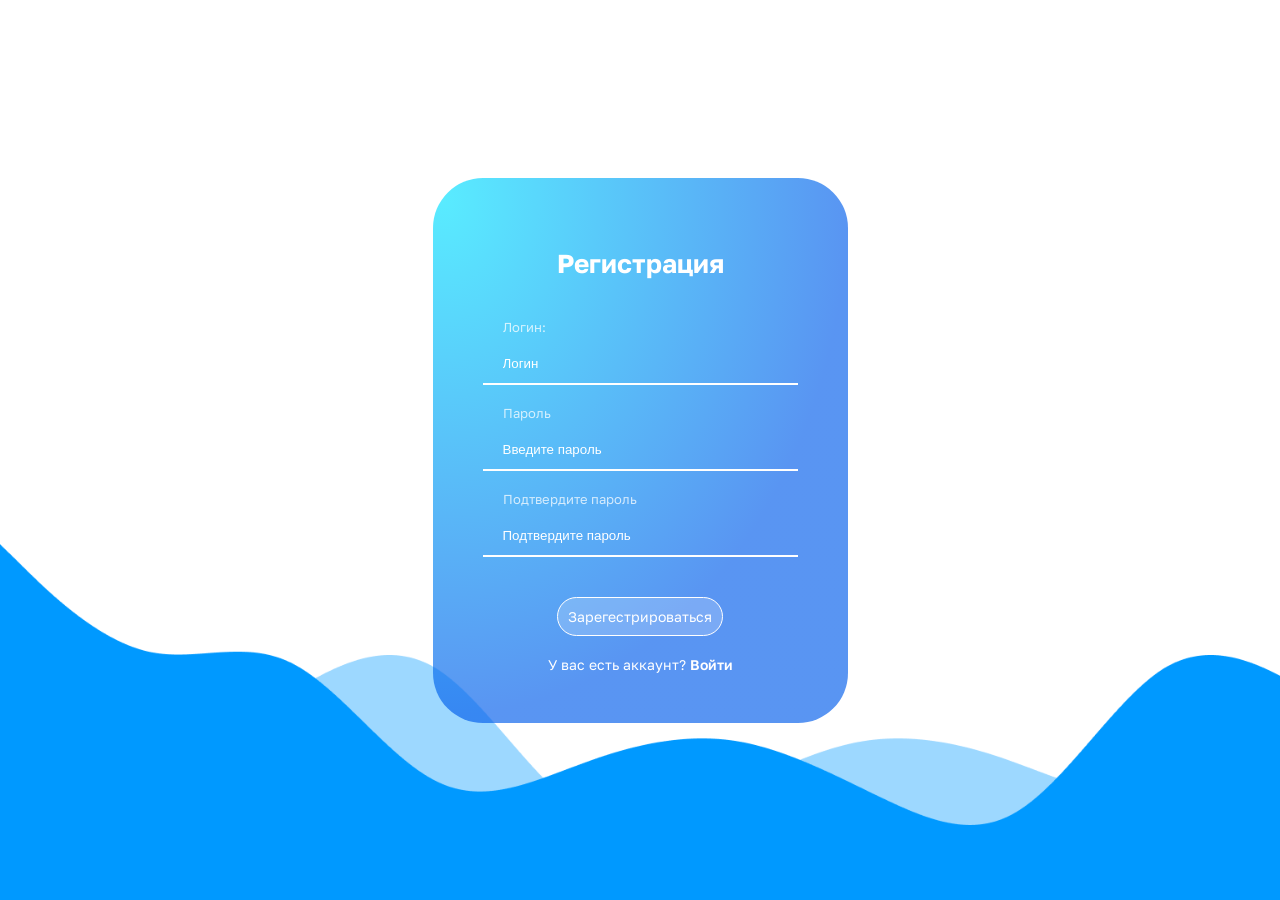
<file: index.html>
<!DOCTYPE html>
<html lang="en">
<head>
    <meta charset="UTF-8">
    <meta http-equiv="X-UA-Compatible" content="IE=edge">
    <meta name="viewport" content="width=device-width, initial-scale=1.0">
    <title>Document</title>
    <link rel="stylesheet" href="style.css">
    <link href="https://fonts.googleapis.com/css2?family=Climate+Crisis&family=Golos+Text:wght@500&family=Roboto&display=swap" rel="stylesheet">
</head>
<body>
    <div class="main bg-reg">
        <div class="main-container">
            <div class="register">
                <div class="register-container">
                    <h1>Регистрация</h1>
                    <form action="" >
                        <div class="txt">Логин:</div>
                        <input type="text" placeholder="Логин" class="auth_input">
                        <br><div class="txt">Пароль</div>
                        <input type="password" placeholder="Введите пароль" class="auth_input">
                        <br><div class="txt">Подтвердите пароль</div>
                        <input type="password" placeholder="Подтвердите пароль" class="auth_input">
                    </form>
                    <div class="buttons">
                        <div class="buttons-btn">
                            <a href="choice.html">Зарегестрироваться</a>
                        </div>
                        <br>
                        <div class="button-txt">
                            <div>У вас есть аккаунт? <a href="login.html">Войти</a></div> 
                        </div>
                    </div>
                </div>
            </div>
        </div>
    </div>
</body>
</html>
</file>
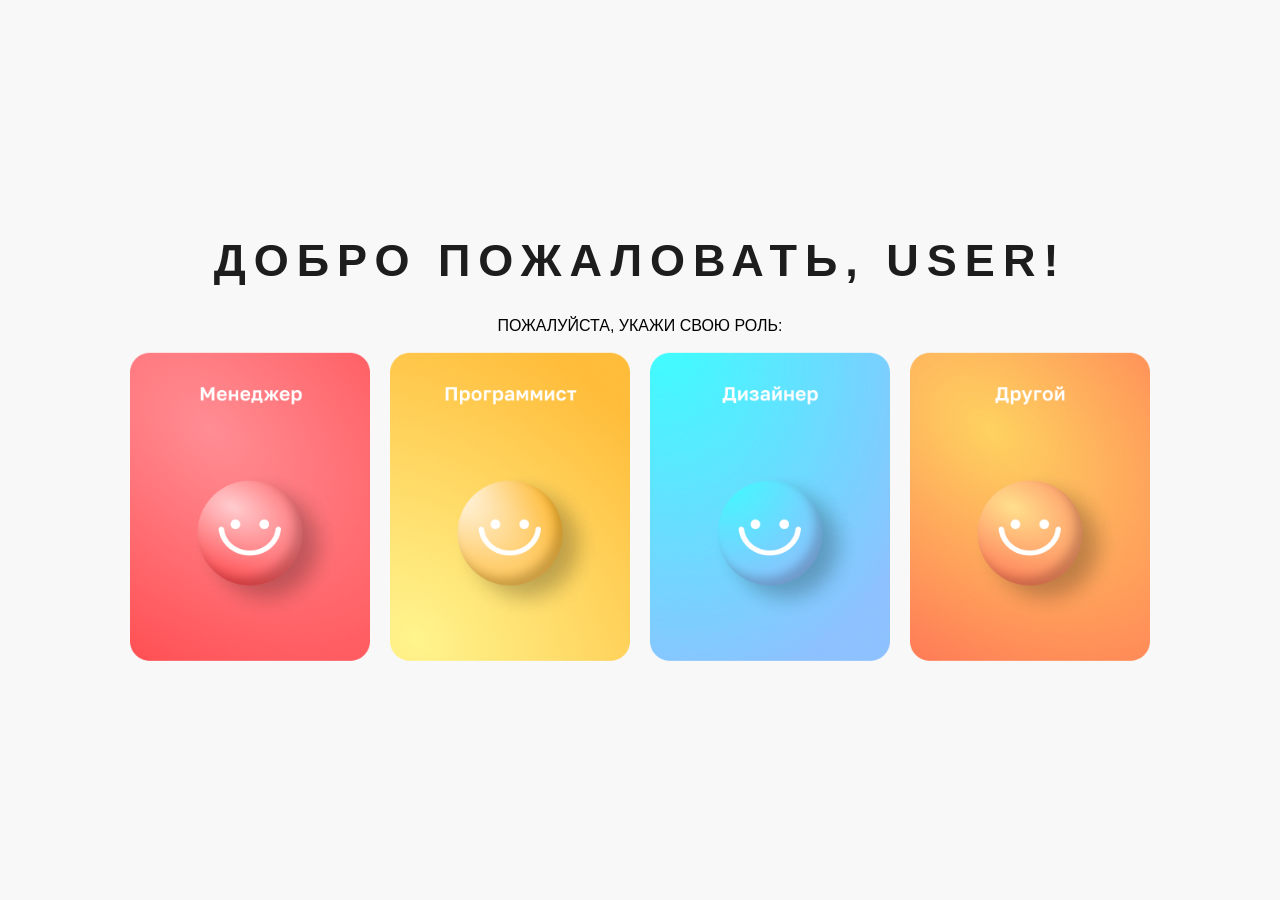
<file: choice.html>
<!DOCTYPE html>
<html lang="en">
<head>
    <meta charset="UTF-8">
    <meta http-equiv="X-UA-Compatible" content="IE=edge">
    <meta name="viewport" content="width=device-width, initial-scale=1.0">
    <title>Document</title>
    <link rel="stylesheet" href="style.css">
</head>
<body>
    <div class="main bg-reg">
        
        <div class="choice-container">
            <span class="choice-txt">Добро пожаловать, USER!</span>
            <span class="choice-txt-2">Пожалуйста, укажи свою роль:</span><br>
            <div class="choice">
                <span class="choice_card" >
                    <form action="content.html">
                        <input type="image" src="img/card_meneg.png">
                    </form>
                </span>
                <span class="choice_card">
                    <form action="content.html">
                        <input type="image" src="img/card_program.png">
                    </form>
                </span>
                <span class="choice_card">
                    <form action="content.html">
                        <input type="image" src="img/card_design.png">
                    </form>
                </span>
                <span class="choice_card">
                    <form action="content.html">
                        <input type="image" src="img/card_xz.png">
                    </form>
                </span>
            </div>
        </div>
    </div>
    
</body>
</html>
</file>
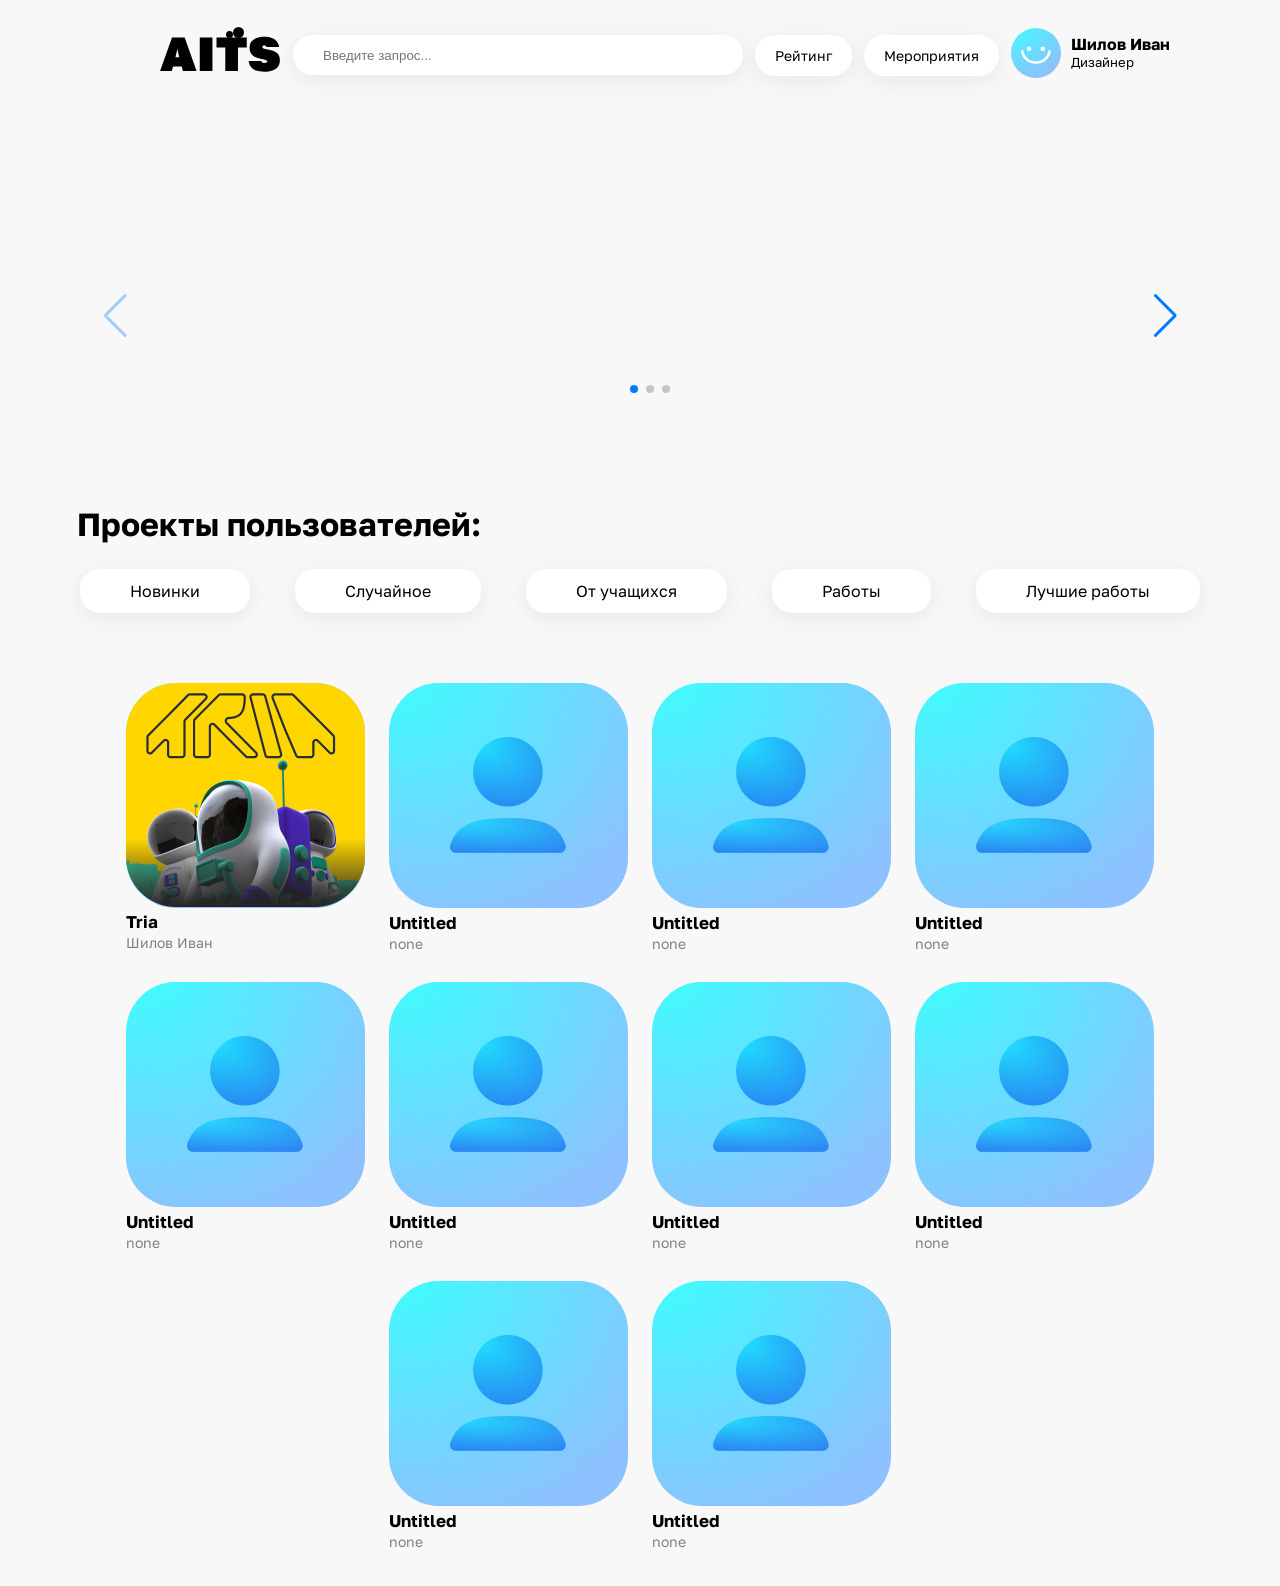
<file: content.html>
<!DOCTYPE html>
<html lang="en">
<head>
    <meta charset="UTF-8">
    <meta http-equiv="X-UA-Compatible" content="IE=edge">
    <meta name="viewport" content="width=device-width, initial-scale=1.0">
    <title>Хакатон</title>

    <script scr="https://kit.fontawesome.com/b8991598b2.js"></script>
    <link rel="stylesheet" href="style.css">
    <link href="https://fonts.googleapis.com/css2?family=Climate+Crisis&family=Golos+Text:wght@500&family=Roboto&display=swap" rel="stylesheet">

    <link
  rel="stylesheet"
  href="https://cdn.jsdelivr.net/npm/swiper@9/swiper-bundle.min.css"
/>

<script src="https://cdn.jsdelivr.net/npm/swiper@9/swiper-bundle.min.js"></script>
</head>
<body>
    <div class="header">
        <div class="header-inner">
            <div class="menu">
                <form action="content.html">
                    <input type="image" src="img/logo.svg">
                </form>
                <div class="search-box">
                    <input class="search-txt" type="text" name="" placeholder="Введите запрос...">
                </div>
                <div class="navigation"><a href="top_program.html">Рейтинг</a></div>
                <div class="navigation"><a href="events.html">Мероприятия</a></div>
                <div class="nav-grid">
                    <div class="navigatiom-img">
                        <img src="img/avatar_blue.svg" alt="" width="50px">
                    </div>
                    <div class="navigation-txt">
                        <div class="navigation-txt-name">
                            <a href="profil.html">Шилов Иван</a>
                        </div>
                        <div>Дизайнер</div>
                    </div>
                </div>
            </div>
        </div>
    </div>
    <div class="main">
        <div class="main-container">
            <div class="banner">
                <div class="swiper mySwiper">
                    <div class="swiper-wrapper">
                        <div class="swiper-slide">
                            <iframe src="https://www.youtube.com/embed/xF9Kvl2b3K8" title="Хакатон InDev2019 стартовал в Якутске" frameborder="0" allow="accelerometer; autoplay; clipboard-write; encrypted-media; gyroscope; picture-in-picture; web-share" allowfullscreen></iframe>
                        </div>
                        <div class="swiper-slide">
                            <iframe src="https://www.youtube.com/embed/s0D7ujyV03Y" title="Хакатон 2022. Как это было" frameborder="0" allow="accelerometer; autoplay; clipboard-write; encrypted-media; gyroscope; picture-in-picture; web-share" allowfullscreen class=""></iframe>
                        </div>
                        <div class="swiper-slide">
                            <iframe src="https://www.youtube.com/embed/EJaWqY7QRBo" title="Хакатон indev2019 - Полная версия" frameborder="0" allow="accelerometer; autoplay; clipboard-write; encrypted-media; gyroscope; picture-in-picture; web-share" allowfullscreen></iframe>
                        </div>
                    </div>
                    <div class="swiper-pagination"></div>
                </div>
                <div class="swiper-button-next"></div>
                <div class="swiper-button-prev"></div>
            </div>
            <div class="txt-proj">
                <h1>Проекты пользователей:</h1>
            </div>
            <div class="button">
                <div class="button-container">
                    <a href="">Новинки</a>
                    <a href="">Случайное</a>
                    <a href="">От учащихся</a>
                    <a href="">Работы</a>
                    <a href="">Лучшие работы</a>
                </div>
            </div>
            <br>
            <div class="top">
                <div class="top-container">
                    <div class="block">
                        <form action="work.html">
                            <input type="image" alt="" src="img/amogus.png">
                        </form>
                        <h1 class="top-h1">Tria</h1>
                        <div class="top-txt"><a href="profil.html">Шилов Иван</a></div>
                    </div>
                    <div class="block">
                        <form action="work.html">
                            <input type="image" alt="" src="img/BlueLook.png">
                        </form>
                        <h1 class="top-h1">Untitled</h1>
                        <div class="top-txt"><a href="profil.html">none</a></div>
                    </div>
                    <div class="block">
                        <form action="work.html">
                            <input type="image" alt="" src="img/BlueLook.png">
                        </form>
                        <h1 class="top-h1">Untitled</h1>
                        <div class="top-txt"><a href="profil.html">none</a></div>
                    </div>
                    <div class="block">
                        <form action="work.html">
                            <input type="image" alt="" src="img/BlueLook.png">
                        </form>
                        <h1 class="top-h1">Untitled</h1>
                        <div class="top-txt"><a href="profil.html">none</a></div>
                    </div>
                    <div class="block">
                        <form action="work.html">
                            <input type="image" alt="" src="img/BlueLook.png">
                        </form>
                        <h1 class="top-h1">Untitled</h1>
                        <div class="top-txt"><a href="profil.html">none</a></div>
                    </div>
                    <div class="block">
                        <form action="work.html">
                            <input type="image" alt="" src="img/BlueLook.png">
                        </form>
                        <h1 class="top-h1">Untitled</h1>
                        <div class="top-txt"><a href="profil.html">none</a></div>
                    </div>
                    <div class="block">
                        <form action="work.html">
                            <input type="image" alt="" src="img/BlueLook.png">
                        </form>
                        <h1 class="top-h1">Untitled</h1>
                        <div class="top-txt"><a href="profil.html">none</a></div>
                    </div>
                    <div class="block">
                        <form action="work.html">
                            <input type="image" alt="" src="img/BlueLook.png">
                        </form>
                        <h1 class="top-h1">Untitled</h1>
                        <div class="top-txt"><a href="profil.html">none</a></div>
                    </div>
                    <div class="block">
                        <form action="work.html">
                            <input type="image" alt="" src="img/BlueLook.png">
                        </form>
                        <h1 class="top-h1">Untitled</h1>
                        <div class="top-txt"><a href="profil.html">none</a></div>
                    </div>
                    <div class="block">
                        <form action="work.html">
                            <input type="image" alt="" src="img/BlueLook.png">
                        </form>
                        <h1 class="top-h1">Untitled</h1>
                        <div class="top-txt"><a href="profil.html">none</a></div>
                    </div>
                </div>
            </div>
        </div>
    </div>

    <div class="footer">
        <br><br><br><br>
    </div>




    <script>
        var swiper = new Swiper(".mySwiper", {
            spaceBetween: 30,
            navigation: {
                nextEl: ".swiper-button-next",
                prevEl: ".swiper-button-prev",
            },
            pagination: {
                el: ".swiper-pagination",
            },
            mousewhell: true,
            keyboard: true,
        });

        let leftArrow = document.querySelector('.swiper-button-prev');
        leftArrow.style.height = '75%';
        leftArrow.style.bottom = 'auto';
        leftArrow.style.top = '0';
        leftArrow.style.left = '8%';

        let rightArrow = document.querySelector('.swiper-button-next');
        rightArrow.style.height = '75%';
        rightArrow.style.bottom = 'auto';
        rightArrow.style.top = '0';
        rightArrow.style.left = '90%';

    </script>
    
</body>
</html>
</file>
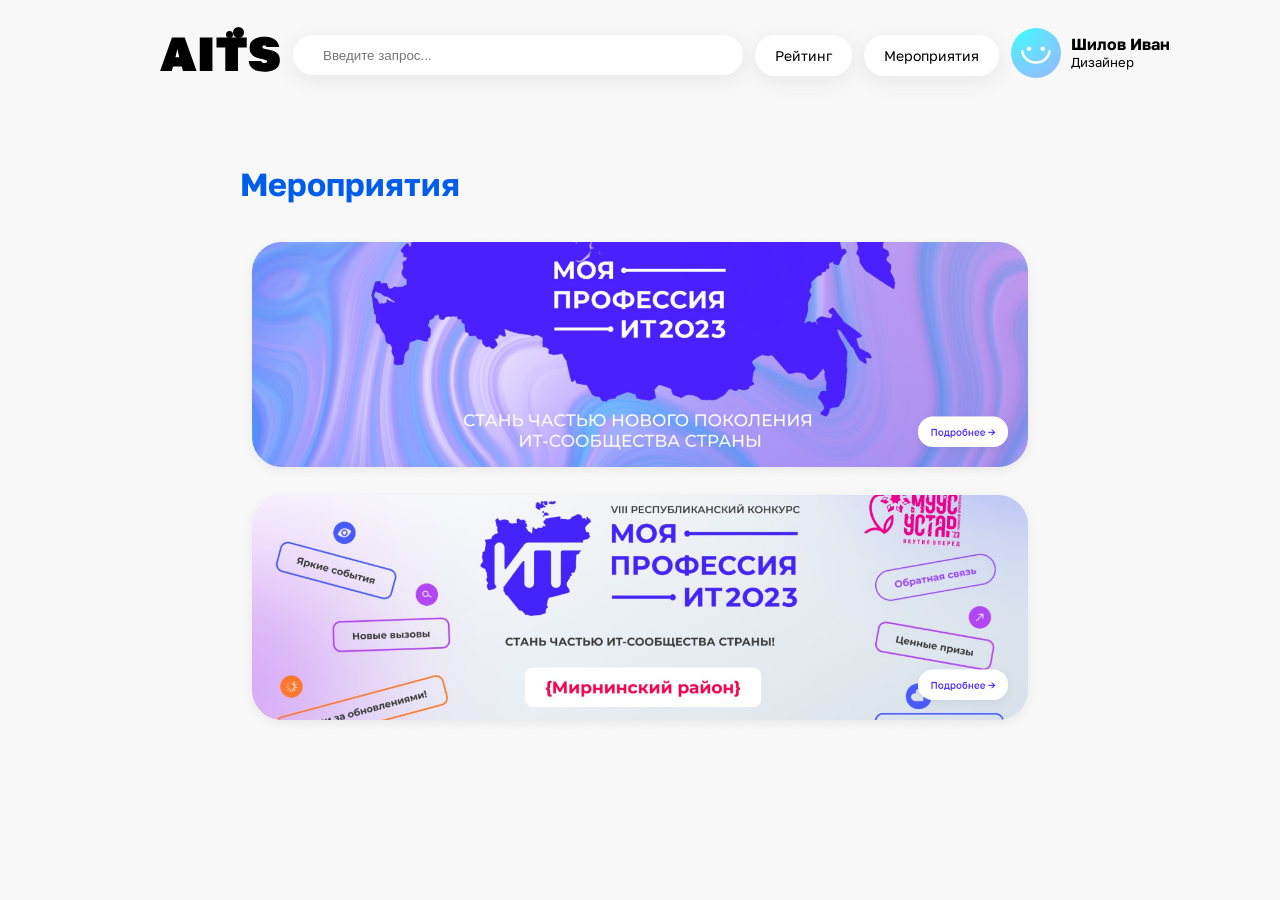
<file: events.html>
<!DOCTYPE html>
<html lang="en">
<head>
    <meta charset="UTF-8">
    <meta http-equiv="X-UA-Compatible" content="IE=edge">
    <meta name="viewport" content="width=device-width, initial-scale=1.0">
    <title>Топ</title>
    <link rel="stylesheet" href="style.css">
    <link href="https://fonts.googleapis.com/css2?family=Climate+Crisis&family=Golos+Text:wght@500&family=Roboto&display=swap" rel="stylesheet">
</head>
<body>
    <div class="header">
        <div class="header-inner">
            <div class="menu">
                <form action="content.html">
                    <input type="image" src="img/logo.svg">
                </form>
                <div class="search-box">
                    <input class="search-txt" type="text" name="" placeholder="Введите запрос...">
                </div>
                <div class="navigation"><a href="top.html">Рейтинг</a></div>
                <div class="navigation"><a href="">Мероприятия</a></div>
                <div class="nav-grid">
                    <div class="navigatiom-img">
                        <img src="img/avatar_blue.svg" alt="" width="50px">
                    </div>
                    <div class="navigation-txt">
                        <div class="navigation-txt-name">
                            <a href="profil.html">Шилов Иван</a>
                        </div>
                        <div>Дизайнер</div>
                    </div>
                </div>
            </div>
        </div>
    </div>
    <div class="main">
        <div class="main-container">
            <div class="events">
                <div class="events-container">
                    <h1>Мероприятия</h1>

                    <img src="img/MPIT1.png" alt="">
                    <img src="img/MPIT2.png" alt="">
                    <br><br><br>
                </div>
            </div>
        </div>
    </div>
    
</body>
</html>
</file>
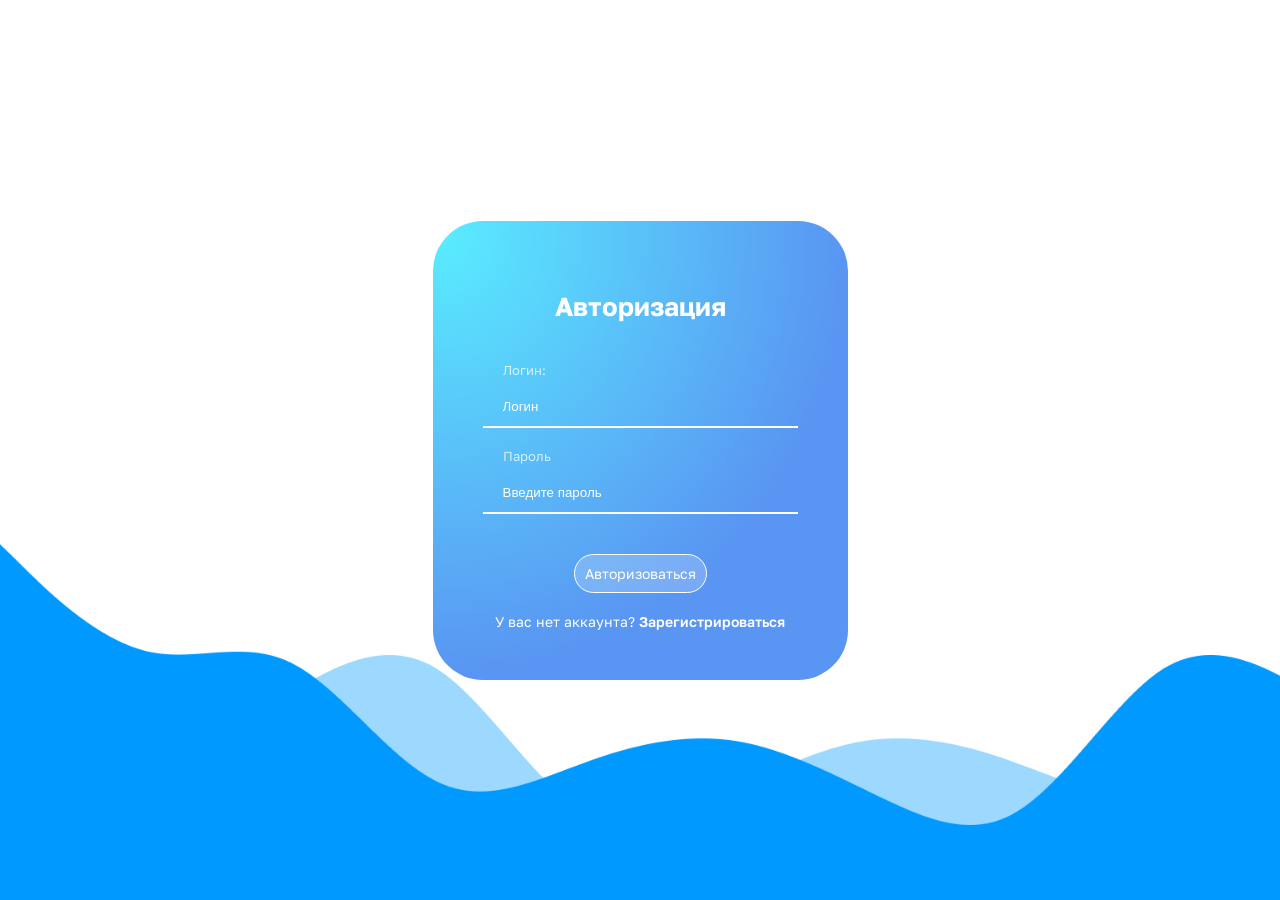
<file: login.html>
<!DOCTYPE html>
<html lang="en">
<head>
    <meta charset="UTF-8">
    <meta http-equiv="X-UA-Compatible" content="IE=edge">
    <meta name="viewport" content="width=device-width, initial-scale=1.0">
    <title>Document</title>
    <link rel="stylesheet" href="style.css">
    <link href="https://fonts.googleapis.com/css2?family=Climate+Crisis&family=Golos+Text:wght@500&family=Roboto&display=swap" rel="stylesheet">
</head>
<body>
    <div class="main bg-reg">
        <div class="main-container">
            <div class="register">
                <div class="register-container">
                    <h1>Авторизация</h1>
                    <form action="" >
                        <div class="txt">Логин:</div>
                        <input type="text" placeholder="Логин" class="auth_input">
                        <br><div class="txt">Пароль</div>
                        <input type="password" placeholder="Введите пароль" class="auth_input">
                    </form>
                    <div class="buttons">
                        <div class="buttons-btn">
                            <a href="choice.html">Авторизоваться</a>
                        </div>
                    </div>
                    <br>
                    <div class="button-txt">
                        <div>У вас нет аккаунта? <a href="index.html">Зарегистрироваться</a></div> 
                    </div>
                </div>
            </div>
        </div>
    </div>
    
</body>
</html>
</file>
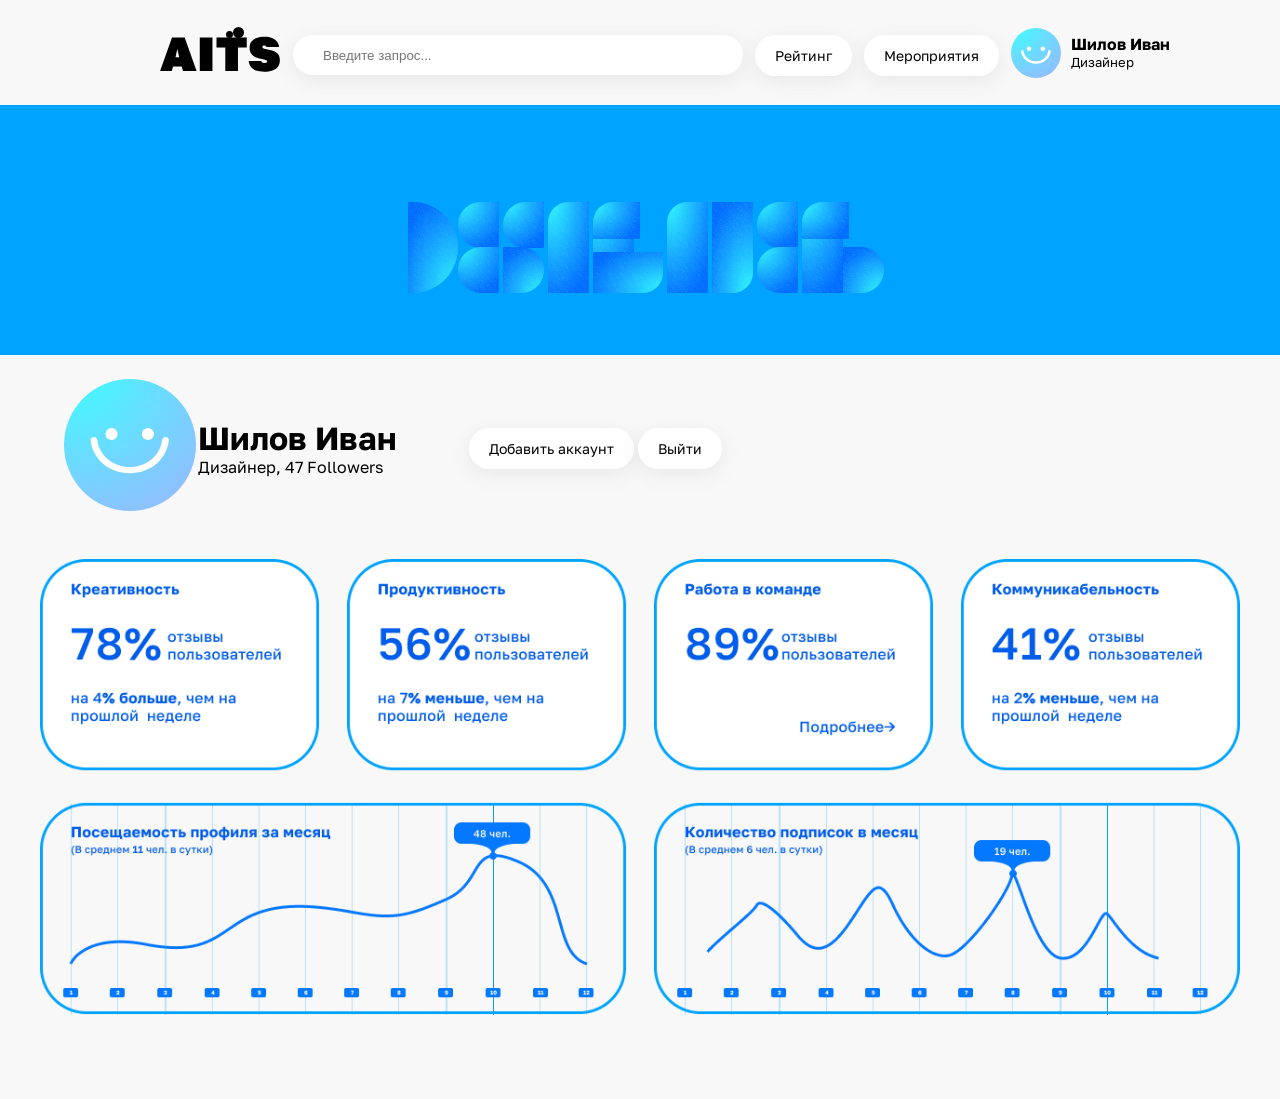
<file: profil.html>
<!DOCTYPE html>
<html lang="en">
<head>
    <meta charset="UTF-8">
    <meta http-equiv="X-UA-Compatible" content="IE=edge">
    <meta name="viewport" content="width=device-width, initial-scale=1.0">
    <title>Профиль</title>
    <link rel="stylesheet" href="style.css">
    <link href="https://fonts.googleapis.com/css2?family=Climate+Crisis&family=Golos+Text:wght@500&family=Roboto&display=swap" rel="stylesheet">
</head>
<body>
    <div class="header">
        <div class="header-inner">
            <div class="menu">
                <div class="navigation">
                    <form action="content.html">
                        <input type="image" src="img/logo.svg">
                    </form>
                </div>
                <div class="search-box">
                    <input class="search-txt" type="text" name="" placeholder="Введите запрос...">
                </div>
                <div class="navigation"><a href="top.html">Рейтинг</a></div>
                <div class="navigation"><a href="events.html">Мероприятия</a></div>
                <div class="nav-grid">
                    <div class="navigatiom-img">
                        <img src="img/avatar_blue.svg" alt="" width="50px">
                    </div>
                    <div class="navigation-txt">
                        <div class="navigation-txt-name">
                            <a href="">Шилов Иван</a>
                        </div>
                        <div>Дизайнер</div>
                    </div>
                </div>
            </div>
        </div>
    </div>
    <div class="main">
        <div class="main-container">
            <div class="shapka">
                <div class="shapka-container">
                    <img src="img/shapka.png" alt="">
                </div>
            </div><br>
            <div class="profil">
                <div class="profil_img">
                    <img src="img/avatar_blue.svg" alt="">
                </div>
                <div class="profil_name">
                    <h1>Шилов Иван</h1>
                    <div>Дизайнер, 47 Followers</div>
                </div>
                <div class="profil_txt">
                    <a href="">Добавить аккаунт</a>
                    <a href="login.html">Выйти</a>
                </div>
            </div>
            <div class="profil_statistik">
                <div class="profil_statistik_container">
                    <br><br>
                    <img src="img/statistik.png" alt="">
                    <br><br><br><br><br>
                </div>
            </div>
        </div>
    </div>  
</body>
</html>
</file>
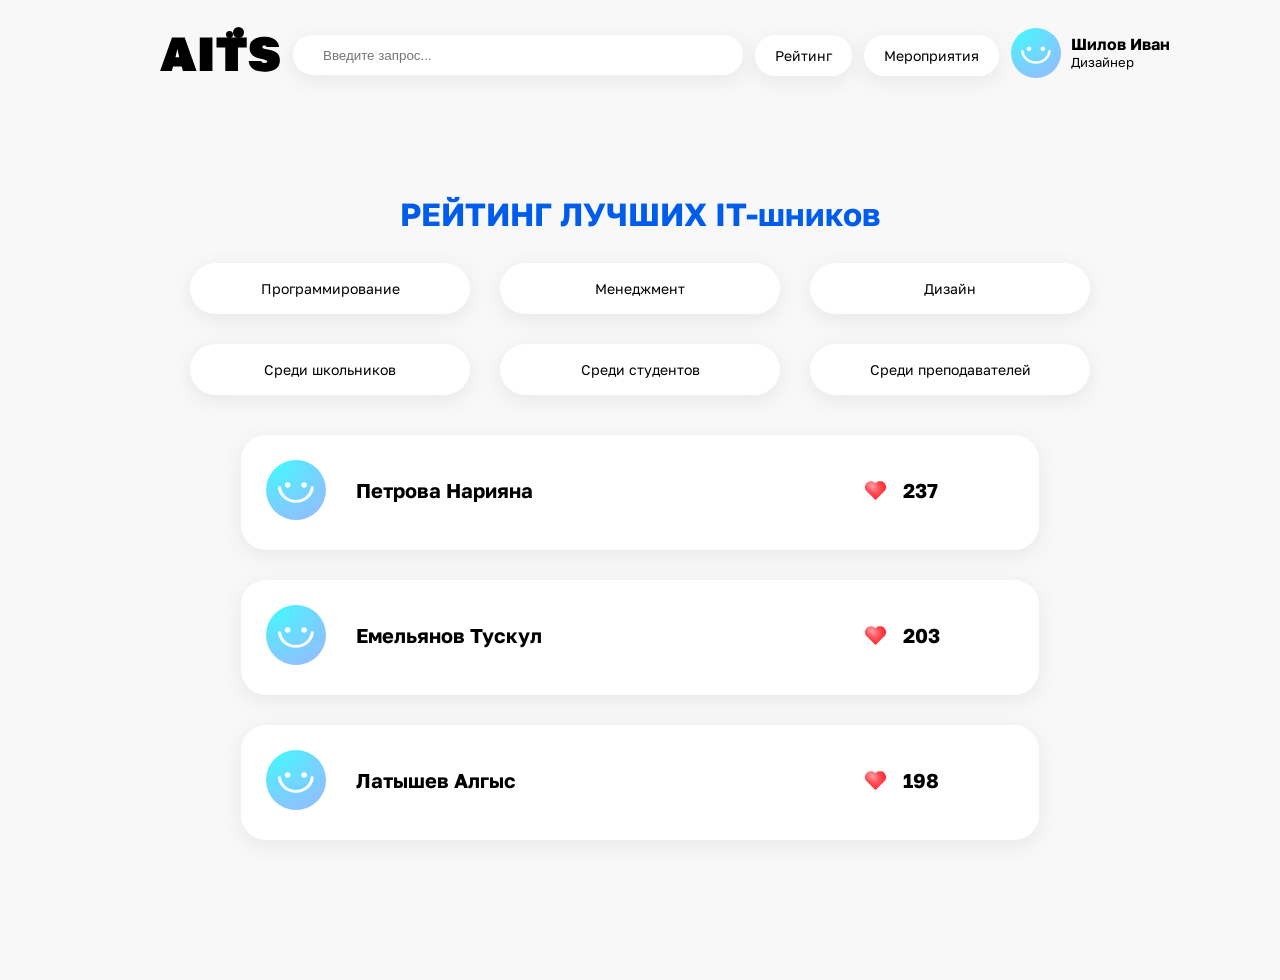
<file: top.html>
<!DOCTYPE html>
<html lang="en">
<head>
    <meta charset="UTF-8">
    <meta http-equiv="X-UA-Compatible" content="IE=edge">
    <meta name="viewport" content="width=device-width, initial-scale=1.0">
    <title>Топ</title>
    <link rel="stylesheet" href="style.css">
    <link href="https://fonts.googleapis.com/css2?family=Climate+Crisis&family=Golos+Text:wght@500&family=Roboto&display=swap" rel="stylesheet">
</head>
<body>
    <div class="header">
        <div class="header-inner">
            <div class="menu">
                <form action="content.html">
                    <input type="image" src="img/logo.svg">
                </form>
                <div class="search-box">
                    <input class="search-txt" type="text" name="" placeholder="Введите запрос...">
                </div>
                <div class="navigation"><a href="top.html">Рейтинг</a></div>
                <div class="navigation"><a href="events.html">Мероприятия</a></div>
                <div class="nav-grid">
                    <div class="navigatiom-img">
                        <img src="img/avatar_blue.svg" alt="" width="50px">
                    </div>
                    <div class="navigation-txt">
                        <div class="navigation-txt-name">
                            <a href="profil.html">Шилов Иван</a>
                        </div>
                        <div>Дизайнер</div>
                    </div>
                </div>
            </div>
        </div>
    </div>
    <div class="main">
        <div class="main-container">
            <div class="rating">
                <div class="rating-container">
                    <h1>РЕЙТИНГ ЛУЧШИХ IT-шников</h1>

                    <div class="rating-btn">
                        <a href="top_program.html">Программирование</a>
                        <a href="top_manager.html">Менеджмент</a>
                        <a href="top.html">Дизайн</a>
                        <a href="">Среди школьников</a>
                        <a href="">Среди студентов</a>
                        <a href="">Среди преподавателей</a>
                    </div>


                    <div class="rating_block">
                        <div class="rating_user_block">
                            <div class="rating_user_block_img">
                                <img src="img/avatar_blue.svg" alt="">
                            </div>
                            <div class="rating_user_block_name">
                                Петрова Нарияна
                            </div>
                            <div></div>
                            <div class="rating_user_block_rate">
                                <img src="img/heart.svg" alt="">
                            </div>
                            <div class="rating_user_block_name">
                                237
                            </div>
                        </div>
                        <div class="rating_user_block">
                            <div class="rating_user_block_img">
                                <img src="img/avatar_blue.svg" alt="">
                            </div>
                            <div class="rating_user_block_name">
                                Емельянов Тускул
                            </div>
                            <div></div>
                            <div class="rating_user_block_rate">
                                <img src="img/heart.svg" alt="">
                            </div>
                            <div class="rating_user_block_name">
                                203
                            </div>
                        </div>
                        <div class="rating_user_block">
                            <div class="rating_user_block_img">
                                <img src="img/avatar_blue.svg" alt="">
                            </div>
                            <div class="rating_user_block_name">
                                Латышев Алгыс
                            </div>
                            <div></div>
                            <div class="rating_user_block_rate">
                                <img src="img/heart.svg" alt="">
                            </div>
                            <div class="rating_user_block_name">
                                198
                            </div>
                        </div>
                    </div>
                </div>
            </div>
        </div>
    </div>
</body>
</html>
</file>
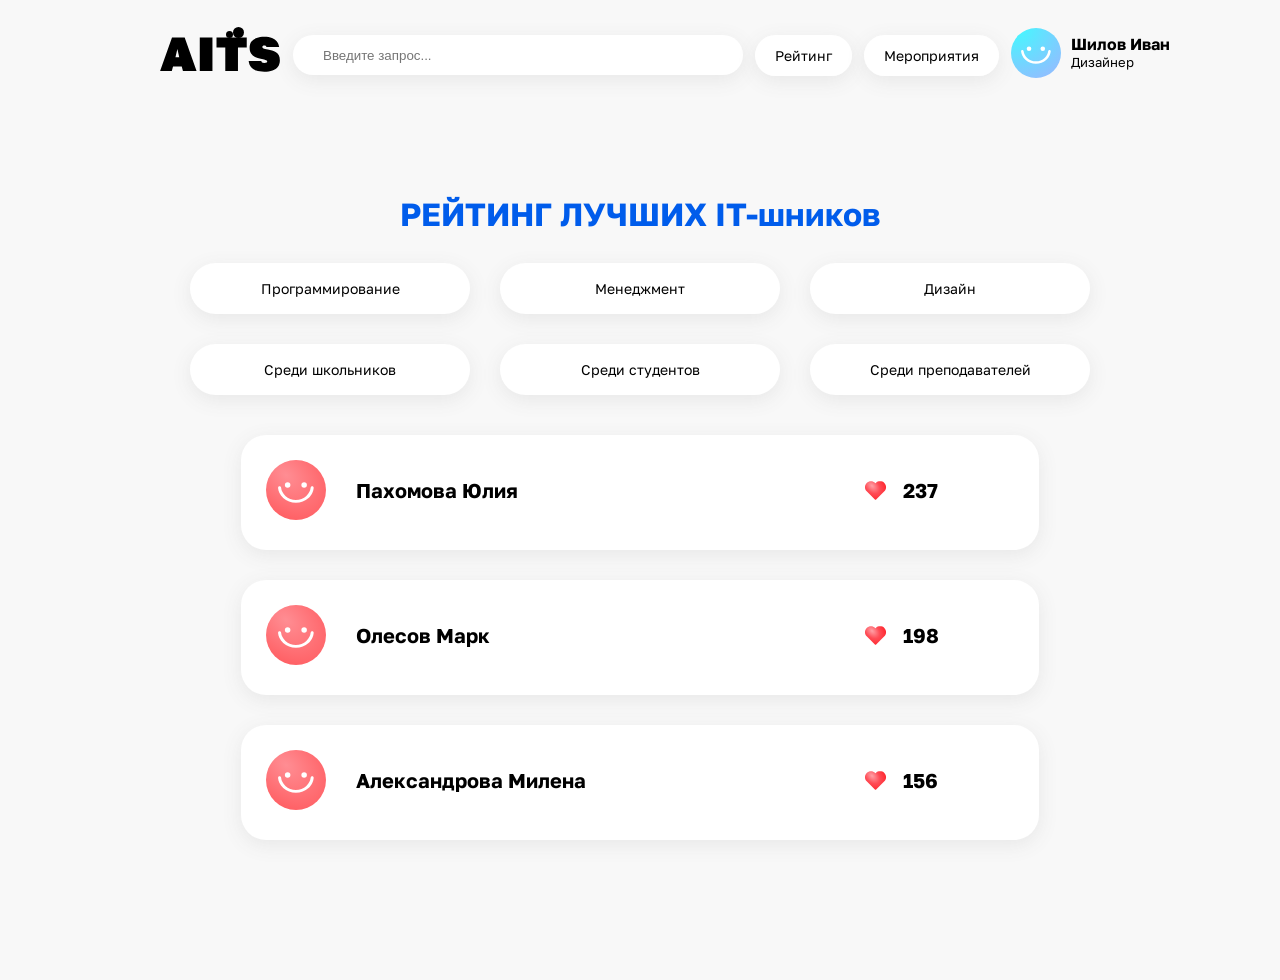
<file: top_manager.html>
<!DOCTYPE html>
<html lang="en">
<head>
    <meta charset="UTF-8">
    <meta http-equiv="X-UA-Compatible" content="IE=edge">
    <meta name="viewport" content="width=device-width, initial-scale=1.0">
    <title>Топ</title>
    <link rel="stylesheet" href="style.css">
    <link href="https://fonts.googleapis.com/css2?family=Climate+Crisis&family=Golos+Text:wght@500&family=Roboto&display=swap" rel="stylesheet">
</head>
<body>
    <div class="header">
        <div class="header-inner">
            <div class="menu">
                <form action="content.html">
                    <input type="image" src="img/logo.svg">
                </form>
                <div class="search-box">
                    <input class="search-txt" type="text" name="" placeholder="Введите запрос...">
                </div>
                <div class="navigation"><a href="top.html">Рейтинг</a></div>
                <div class="navigation"><a href="events.html">Мероприятия</a></div>
                <div class="nav-grid">
                    <div class="navigatiom-img">
                        <img src="img/avatar_blue.svg" alt="" width="50px">
                    </div>
                    <div class="navigation-txt">
                        <div class="navigation-txt-name">
                            <a href="profil.html">Шилов Иван</a>
                        </div>
                        <div>Дизайнер</div>
                    </div>
                </div>
            </div>
        </div>
    </div>
    <div class="main">
        <div class="main-container">
            <div class="rating">
                <div class="rating-container">
                    <h1>РЕЙТИНГ ЛУЧШИХ IT-шников</h1>

                    <div class="rating-btn">
                        <a href="top_program.html">Программирование</a>
                        <a href="top_manager.html">Менеджмент</a>
                        <a href="top.html">Дизайн</a>
                        <a href="">Среди школьников</a>
                        <a href="">Среди студентов</a>
                        <a href="">Среди преподавателей</a>
                    </div>


                    <div class="rating_block">
                        <div class="rating_user_block">
                            <div class="rating_user_block_img">
                                <img src="img/avatar_red.svg" alt="">
                            </div>
                            <div class="rating_user_block_name">
                                Пахомова Юлия
                            </div>
                            <div></div>
                            <div class="rating_user_block_rate">
                                <img src="img/heart.svg" alt="">
                            </div>
                            <div class="rating_user_block_name">
                                237
                            </div>
                        </div>
                        <div class="rating_user_block">
                            <div class="rating_user_block_img">
                                <img src="img/avatar_red.svg" alt="">
                            </div>
                            <div class="rating_user_block_name">
                                Олесов Марк
                            </div>
                            <div></div>
                            <div class="rating_user_block_rate">
                                <img src="img/heart.svg" alt="">
                            </div>
                            <div class="rating_user_block_name">
                                198
                            </div>
                        </div>
                        <div class="rating_user_block">
                            <div class="rating_user_block_img">
                                <img src="img/avatar_red.svg" alt="">
                            </div>
                            <div class="rating_user_block_name">
                                Александрова Милена
                            </div>
                            <div></div>
                            <div class="rating_user_block_rate">
                                <img src="img/heart.svg" alt="">
                            </div>
                            <div class="rating_user_block_name">
                                156
                            </div>
                        </div>
                    </div>
                </div>
            </div>
        </div>
    </div>
</body>
</html>
</file>
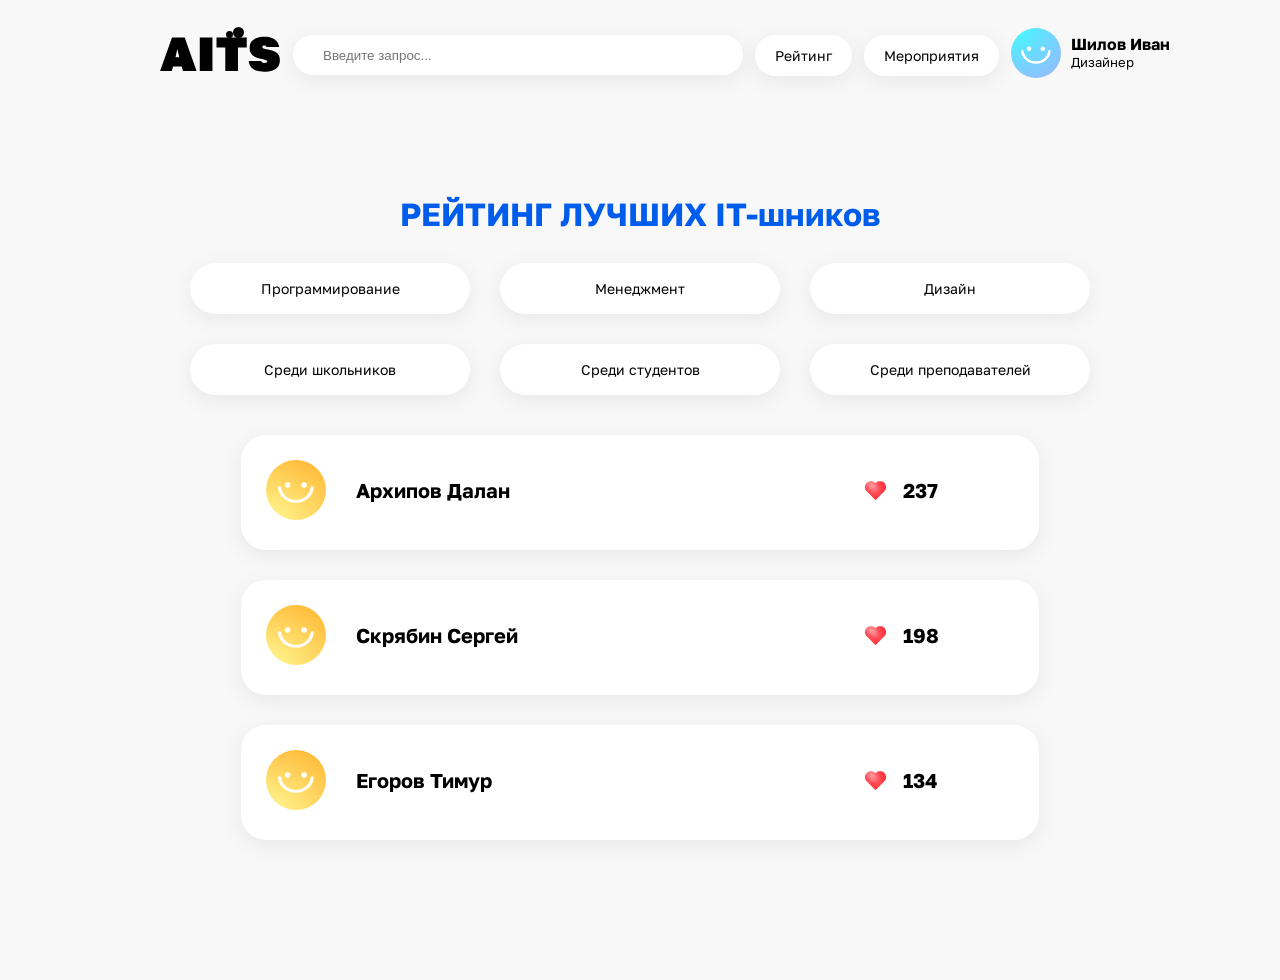
<file: top_program.html>
<!DOCTYPE html>
<html lang="en">
<head>
    <meta charset="UTF-8">
    <meta http-equiv="X-UA-Compatible" content="IE=edge">
    <meta name="viewport" content="width=device-width, initial-scale=1.0">
    <title>Топ</title>
    <link rel="stylesheet" href="style.css">
    <link href="https://fonts.googleapis.com/css2?family=Climate+Crisis&family=Golos+Text:wght@500&family=Roboto&display=swap" rel="stylesheet">
</head>
<body>
    <div class="header">
        <div class="header-inner">
            <div class="menu">
                <form action="content.html">
                    <input type="image" src="img/logo.svg">
                </form>
                <div class="search-box">
                    <input class="search-txt" type="text" name="" placeholder="Введите запрос...">
                </div>
                <div class="navigation"><a href="top.html">Рейтинг</a></div>
                <div class="navigation"><a href="events.html">Мероприятия</a></div>
                <div class="nav-grid">
                    <div class="navigatiom-img">
                        <img src="img/avatar_blue.svg" alt="" width="50px">
                    </div>
                    <div class="navigation-txt">
                        <div class="navigation-txt-name">
                            <a href="profil.html">Шилов Иван</a>
                        </div>
                        <div>Дизайнер</div>
                    </div>
                </div>
            </div>
        </div>
    </div>
    <div class="main">
        <div class="main-container">
            <div class="rating">
                <div class="rating-container">
                    <h1>РЕЙТИНГ ЛУЧШИХ IT-шников</h1>

                    <div class="rating-btn">
                        <a href="top_program.html">Программирование</a>
                        <a href="top_manager.html">Менеджмент</a>
                        <a href="top.html">Дизайн</a>
                        <a href="">Среди школьников</a>
                        <a href="">Среди студентов</a>
                        <a href="">Среди преподавателей</a>
                    </div>


                    <div class="rating_block">
                        <div class="rating_user_block">
                            <div class="rating_user_block_img">
                                <img src="img/avatar_yellow.svg" alt="">
                            </div>
                            <div class="rating_user_block_name">
                                Архипов Далан
                            </div>
                            <div></div>
                            <div class="rating_user_block_rate">
                                <img src="img/heart.svg" alt="">
                            </div>
                            <div class="rating_user_block_name">
                                237
                            </div>
                        </div>
                        <div class="rating_user_block">
                            <div class="rating_user_block_img">
                                <img src="img/avatar_yellow.svg" alt="">
                            </div>
                            <div class="rating_user_block_name">
                                Скрябин Сергей
                            </div>
                            <div></div>
                            <div class="rating_user_block_rate">
                                <img src="img/heart.svg" alt="">
                            </div>
                            <div class="rating_user_block_name">
                                198
                            </div>
                        </div>
                        <div class="rating_user_block">
                            <div class="rating_user_block_img">
                                <img src="img/avatar_yellow.svg" alt="">
                            </div>
                            <div class="rating_user_block_name">
                                Егоров Тимур
                            </div>
                            <div></div>
                            <div class="rating_user_block_rate">
                                <img src="img/heart.svg" alt="">
                            </div>
                            <div class="rating_user_block_name">
                                134
                            </div>
                        </div>
                    </div>
                </div>
            </div>
        </div>
    </div>
</body>
</html>
</file>
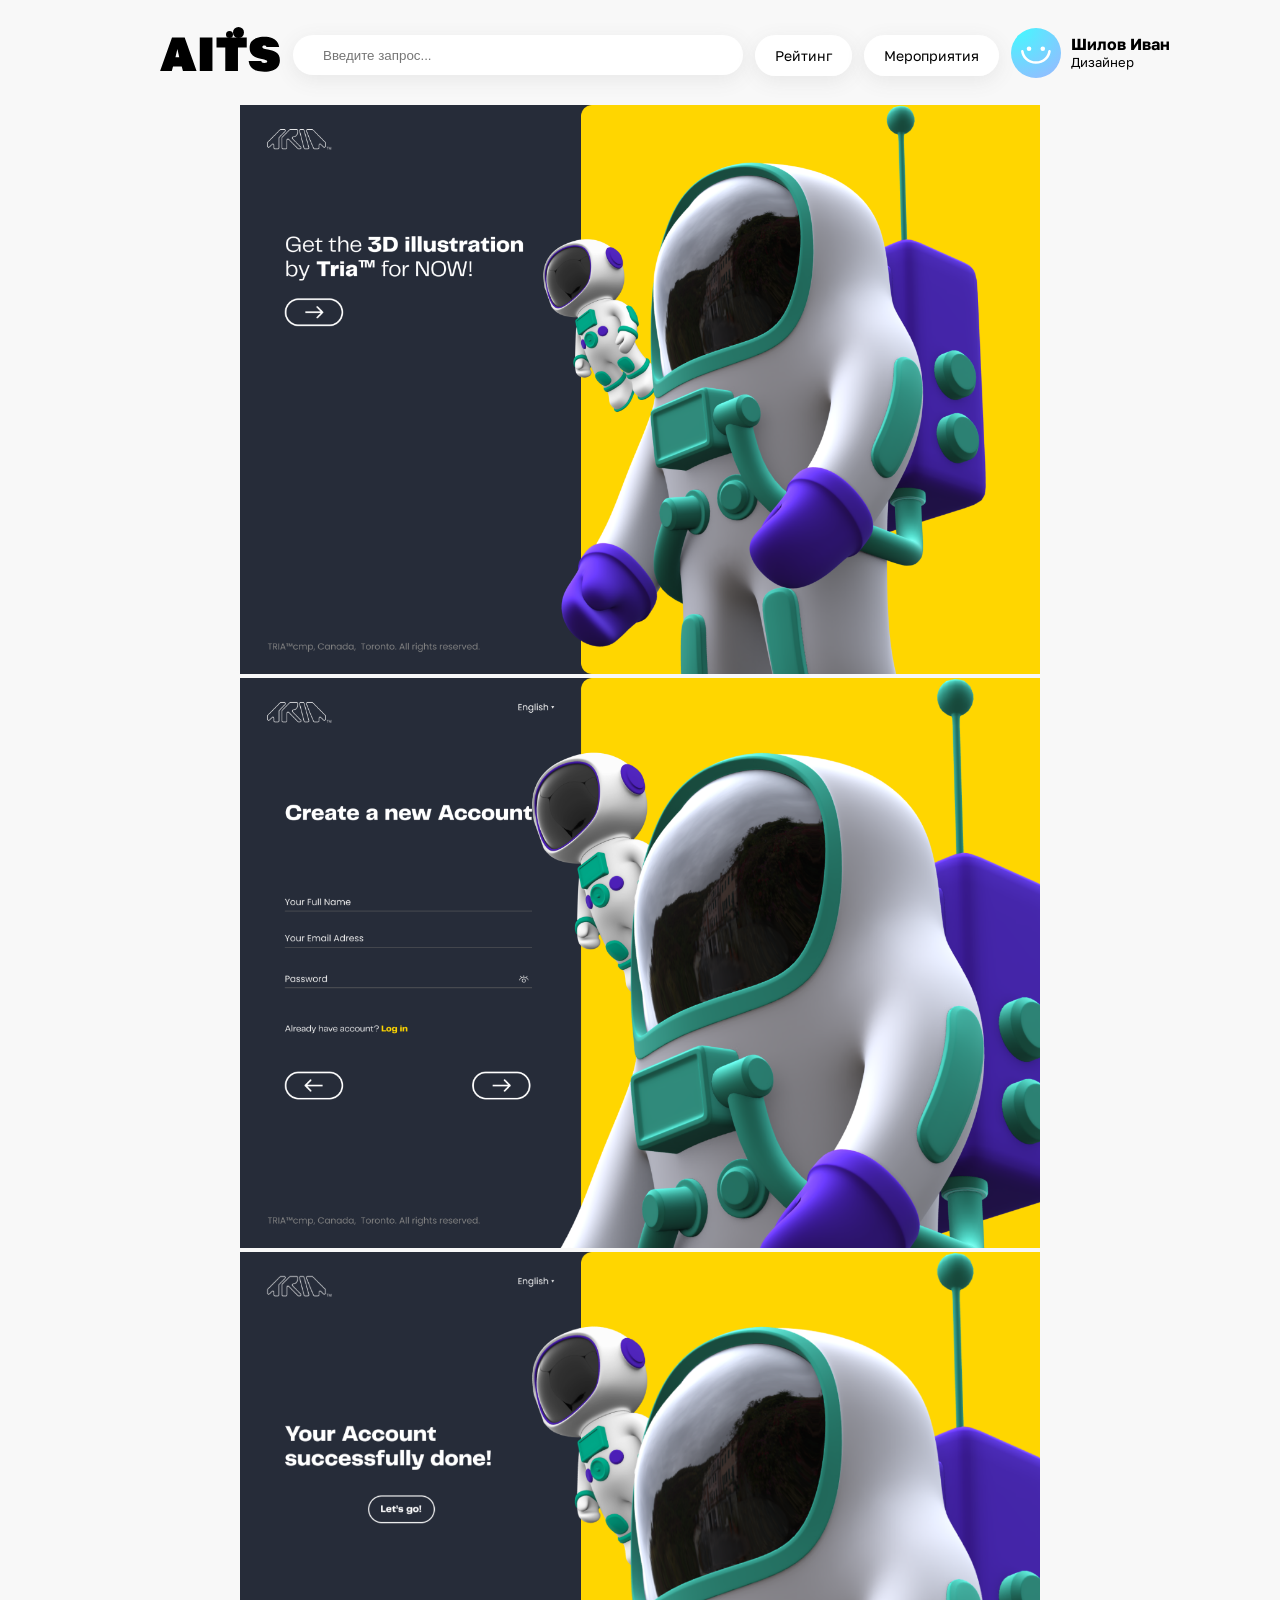
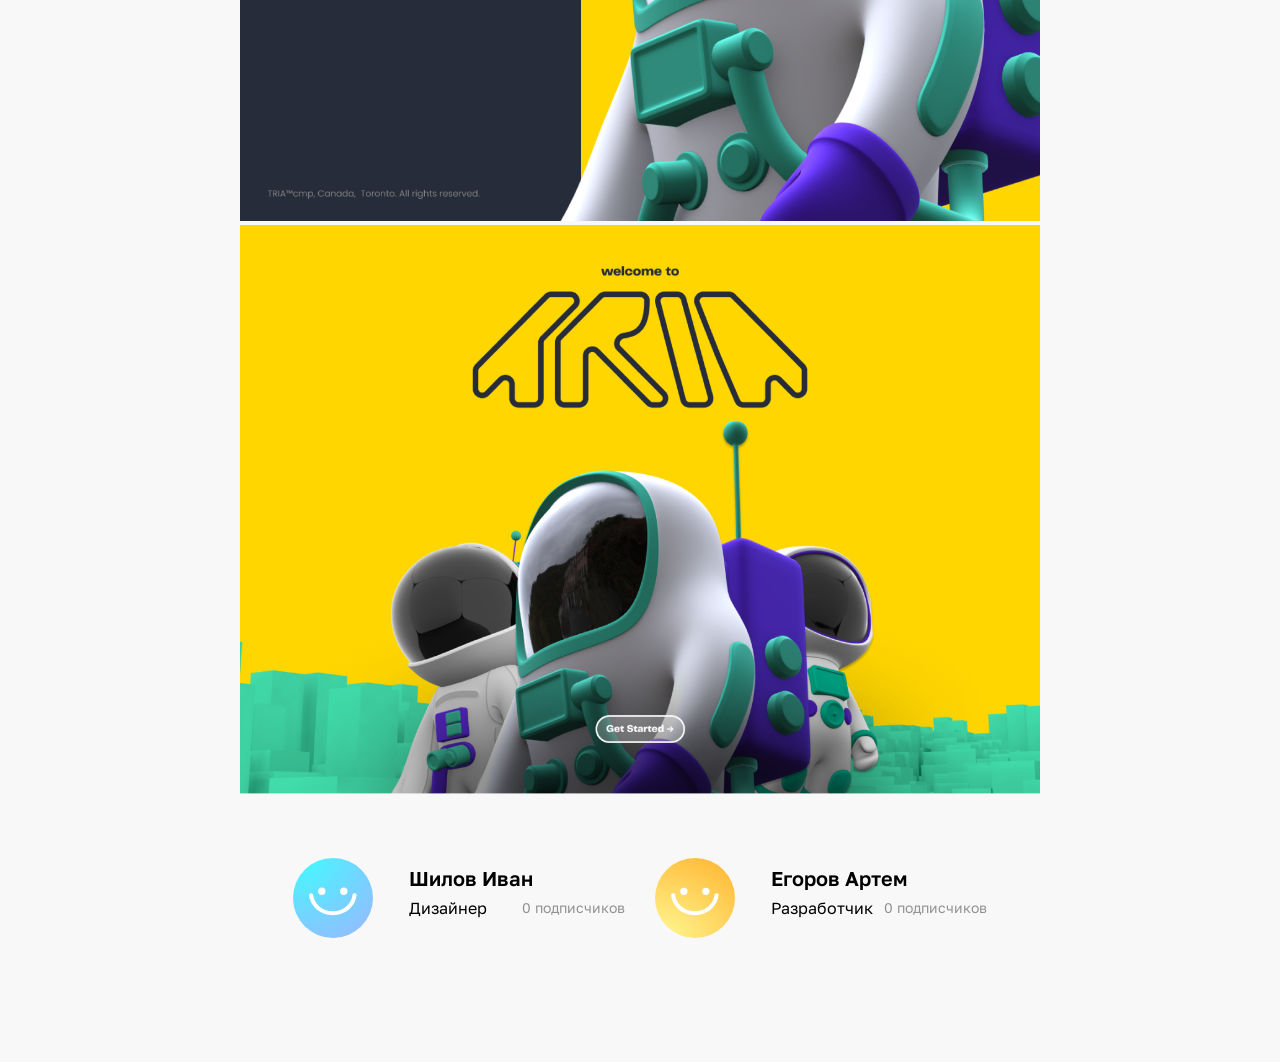
<file: work.html>
<!DOCTYPE html>
<html lang="en">
<head>
    <meta charset="UTF-8">
    <meta http-equiv="X-UA-Compatible" content="IE=edge">
    <meta name="viewport" content="width=device-width, initial-scale=1.0">
    <title>Document</title>
    <link rel="stylesheet" href="style.css">
    <link href="https://fonts.googleapis.com/css2?family=Climate+Crisis&family=Golos+Text:wght@500&family=Roboto&display=swap" rel="stylesheet">
</head>
<body>
    <div class="header">
        <div class="header-inner">
            <div class="menu">
                <form action="content.html">
                    <input type="image" src="img/logo.svg">
                </form>
                <div class="search-box">
                    <input class="search-txt" type="text" name="" placeholder="Введите запрос...">
                </div>
                <div class="navigation"><a href="top.html">Рейтинг</a></div>
                <div class="navigation"><a href="">Мероприятия</a></div>
                <div class="nav-grid">
                    <div class="navigatiom-img">
                        <img src="img/avatar_blue.svg" alt="" width="50px">
                    </div>
                    <div class="navigation-txt">
                        <div class="navigation-txt-name">
                            <a href="profil.html">Шилов Иван</a>
                        </div>
                        <div>Дизайнер</div>
                    </div>
                </div>
            </div>
        </div>
    </div>
   
    <div class="work">
        <div class="work-container">
                    
            <img src="img/one_work/Lainding page 1.png" alt="">
            <img src="img/one_work/Log in 1.png" alt="">
            <img src="img/one_work/Account is done! 1.png" alt="">
            <img src="img/one_work/_Welcome to TRIA_ 3.png" alt="">
                   
        </div>

        <div class="work-setka">
            <div class="work-grid">
                <div class="work-grid-img">
                    <img src="img/avatar_blue.svg" alt="">
                </div>
                <div class="work-grid-txt">
                    <div class="work-grid-txt-name">
                        Шилов Иван
                    </div>
                    <div class="work-grid-txt-role">
                        <div class="work-grid-txt-role-role">
                            Дизайнер
                        </div>
                        <div class="work-grid-txt-role-follower">
                            0 подписчиков
                        </div>
                    </div>
                </div>
            </div>
            
            <div class="work-grid">
                <div class="work-grid-img">
                    <img src="img/avatar_yellow.svg" alt="">
                </div>
                <div class="work-grid-txt">
                    <div class="work-grid-txt-name">
                        Егоров Артем
                    </div>
                    <div class="work-grid-txt-role">
                        <div class="work-grid-txt-role-role">
                            Разработчик
                        </div>
                        <div class="work-grid-txt-role-follower">
                            0 подписчиков
                        </div>
                    </div>
                </div>
            </div>         
        </div>
    </div>
</body>
</html>
</file>
<file: style.css>
* {
    box-sizing: border-box;
    margin: 0;
    padding: 0;
}

body {
    background: #F8F8F8;
    font-family: 'Golos Text', sans-serif;
}

.header {
    display: flex;
    flex-direction: column;
    align-items: center;
    justify-content: center;
}
.header-inner {
    width: 100%;
    max-width: 960px;
}

.menu {
    display: flex;
    align-items: center;
    justify-content: space-between;
    gap: 12px;
    width: 100%; 
    margin-top: 2.5%;
    margin-bottom: 2%;
}

.navigation a{
    text-decoration: none;
    color: black;
    font-size: 14px;
    background: #FFFFFF;
    box-shadow: 0px 5px 20px rgba(90, 90, 90, 0.1);
    border-radius: 40px;
    padding: 12px;
    padding-left: 20px;
    padding-right: 20px;
    margin-top: 50px;
}

.navigation a:hover {
    background: #00A3FF;
    color: white;
    transition: 0.7s;
    box-shadow: 0px 5px 20px rgba(108, 92, 255, 0.415);
}

.nav-grid {
    display: grid;
    grid-template-columns: 60px 100px;
}

.navigation-txt-name a{
    text-decoration: none;
    font-family: 'Golos Text';
    font-style: normal;
    font-weight: 700;
    font-size: 16px;
    color: #000;
}

.navigation-txt-name a:hover {
    color: #00A3FF;
    transition: 0.7s;
}
.navigation-txt {
    position: relative;
    top: 6px;
}

.navigation-txt div{
    font-size: 13px;
}

.navigation-exit a{
    text-decoration: none;
    color: #000;
    font-size: 13px;
}
.navigation-exit a:hover {
    color: red;
    transition: 0.7s;
}






.search-box input{
    background: white;
    height: 40px;
    border-radius: 40px;
    padding: 10px;
    border: none;
    width: 450px;
    padding-left: 30px;
    box-shadow: 0px 5px 20px rgba(90, 90, 90, 0.1);
}


/* Слайдер */

.swiper {
    width: 1300px;
    height: 300px;
    margin-bottom: 100px;
    border-radius: 50px;
}

.swiper-slide {
    display: flex;
    align-items: center;
    justify-content: center;
    font-size: 18px;
}

.swiper-slide iframe {
    width: 1300px;
    height: 300px;
}


.swiper-button-next, .swiper-rt1 .swiper-button-prev {
    right: auto;
}

.swiper-button-prev, .swiper-rt1 .swiper-button-next {
    left: auto;
}




.top {
    display: flex;
    align-items: center;
    justify-content: center;
}

.top-container {
    display: flex;
    flex-wrap: wrap;
    align-items: center;
    justify-content: center;
    gap: 24px;
}




.button {
    display: flex;
    align-items: center;
    justify-content: center;
}

.block {
    width: 239px;
    height: 225px;
    background: radial-gradient(145.29% 136.5% at 3.03% -7.23%, #3BFFFF 0%, #8DC1FF 81.79%);
    border-radius: 50px;
    margin-top: 50px;
}

.button-container {
    display: flex;
    align-items: center;
    justify-content: space-between;
    width: 100%;
    margin-left: 80px;
    margin-right: 80px;
}

.button-container a{
    padding: 12px;
    text-decoration: none;
    color: black;
    background: white;
    border-radius: 20px;
    padding-left: 50px;
    padding-right: 50px;
    box-shadow: 0px 5px 20px rgba(90, 90, 90, 0.1);
}

.button-container a:hover {
    transform: scale(1.05);
    transition: 0.8s;
    background: #00A3FF;
    color: white;
}


.txt-proj h1{
    font-family: 'Golos Text', sans-serif;
    margin-left: 6%;
    margin-bottom: 2%;
}

.top-h1 {
    font-size: 17px;
}

.top-txt a{
    text-decoration: none;
    font-size: 14px;
    color: #808080;
}

.top-txt a:hover {
    color: #00A3FF;
}






.main {
    display: flex;
    flex-direction: column;
    align-items: center;
    justify-content: center;
}
.main-container {
    max-width: 1440px;
    width: 100%;
}







/* Регистрация */

.register {
    display: flex;
    align-items: center;
    justify-content: center;
    height: 100vh;
}

.register-container {
    max-width: 415px;
    width: 100%;
    background: radial-gradient(97.69% 94.8% at 2.31% 3.73%, rgba(0, 225, 255, 0.65) 0%, rgba(0, 92, 235, 0.65) 100%);
    border-radius: 50px;
    padding: 50px;
}

.register-container form {
    display: flex;
    flex-direction: column;
}

.register-container input{
    height: 40px;
    padding-left: 20px;
    margin-top: 10px;
    border: none;
    background: none;
    border-bottom: 2px solid white;
}

.register-container h1{
    display: flex;
    align-items: center;
    justify-content: center;
    font-size: 26px;
    font-family: 'Golos Text';
    font-style: normal;
    color: white;
    margin-top: 20px;
    margin-bottom: 40px;
}

.txt {
    color: rgba(255, 255, 255, 0.75);
    font-size: 13px;
    padding-left: 20px;
}

.buttons-btn {
    display: flex;
    align-items: center;
    justify-content: center;
    margin-top: 40px;
}
.buttons-btn a{
    text-decoration: none;
    padding: 10px;
    background: rgba(255, 255, 255, 0.2);
    border: 1px solid #FFFFFF;
    border-radius: 50px;
    color: white;
    font-size: 14px;
    transition: 0.7s;
}

.button-txt {
    display: flex;
    align-items: center;
    justify-content: center;
}

.button-txt a{
    color: white;
    text-decoration: none;
    font-weight: 600;
}

.button-txt a:hover {
    color: #e4e4e4;
    transition: 1s;
}

.button-txt {
    color: white;
    font-size: 14px;
}



/* Картинка */
.bg-reg {
    background-image: url(img/wave.png);
    background-size: cover;
}

.auth_input::placeholder { 
    color:    rgb(255, 255, 255);
 }

 textarea:focus, input:focus{
    outline: none;
}







.choice-container {
    text-align: center;
    position: absolute;
    top: 50%;
    left: 50%;
    transform: translate(-50%, -50%);
  }
  
  .choice-container span{
    text-transform: uppercase;
    display: block;
  }
  
  .choice-txt{
    color: #1d1d1d;
    font-size: 45px;
    font-weight: 700;
    letter-spacing: 8px;
    margin-bottom: 30px;
    position: relative;
    animation: text 2.2s 1;
    
  }
  
  .choice_card input{
    width: 240px;
  }
  
  @keyframes text{
    0%{
        color: #aa90ff;
      margin-bottom: -10000px;
    }
  }

  .choice {
    display: grid;
    grid-template-columns: 1fr 1fr 1fr 1fr;
    gap: 20px;
  }








/* Профиль */
.profil {
    display: grid;
    grid-template-columns: 0.33fr 0.67fr 2fr;
    margin-left: 5%;
}

.profil_name{
    margin-top: 40px;
}

.shapka {
    display: flex;
    align-items: center;
    justify-content: center;
}

.profil_statistik{
    display: flex;
    align-items: center;
    justify-content: center;
}

.profil_statistik_container {
    max-width: 1200px;
    width: 100%;
}


.profil_statistik img{
    width: 1200px;
}


.profil_txt a{
    text-decoration: none;
    color: black;
    font-size: 14px;
    background: #FFFFFF;
    box-shadow: 0px 5px 20px rgba(90, 90, 90, 0.1);
    border-radius: 40px;
    padding: 12px;
    padding-left: 20px;
    padding-right: 20px;
    margin-top: 50px;
    line-height: 140px;
}

.profil_txt a:hover {
    background: #df5d29;
    color: white;
    transition: 0.7s;
    box-shadow: 0px 5px 20px rgba(108, 92, 255, 0.415);
}









/* Рейтинг */

.rating-btn {
    display: grid;
    grid-template-columns: 1fr 1fr 1fr;
    grid-template-rows: 1fr 1fr;
    gap: 30px;
}

.rating {
    display: flex;
    flex-direction: column;
    align-items: center;
    justify-content: center;
}

.rating-container {
    max-width: 900px;
    width: 100%;
}

.rating-container h1 {
    display: flex;
    align-items: center;
    justify-content: center;
    font-family: 'Golos Text';
    font-style: normal;
    font-weight: 700;
    font-size: 32px;
    color: #005CEB;
    margin-top: 90px;
    margin-bottom: 30px;
}


.rating-btn a{
    display: flex;
    align-items: center;
    justify-content: center;
    text-decoration: none;
    color: black;
    font-size: 14px;
    background: #FFFFFF;
    box-shadow: 0px 5px 20px rgba(90, 90, 90, 0.1);
    border-radius: 40px;
    padding-left: 30px;
    padding-right: 30px;
    padding: 17px;
}

.rating-btn a:hover{
    background: #00A3FF;
    color: white;
    transition: 0.7s;
    box-shadow: 0px 5px 20px rgba(108, 92, 255, 0.415);
}

.rating_block {
    display: flex;
    flex-direction: column;
    align-items: center;
    justify-content: center;
    gap: 30px;
    margin-top: 40px;
    margin-bottom: 140px;
}

.rating_user_block {
    display: grid;
    grid-template-columns: 0.6fr 2.4fr 1fr 0.26fr 0.74fr;
    width: 798px;
    height: 115px;
    background: #FFFFFF;
    box-shadow: 0px 5px 20px rgba(90, 90, 90, 0.1);
    border-radius: 25px;
    padding: 25px;
}

.rating_user_block_img img{
    width: 60px;
}

.rating_user_block_name {
    line-height: 60px;
    font-size: 20px;
    font-weight: bold;
}

.rating_user_block_rate {
    line-height: 68px;
}







/* Работы */
.work {
    display: flex;
    flex-direction: column;
    align-items: center;
    justify-content: center;
}
.work-container {
    max-width: 800px;
    width: 100%;
}

.work-container img{
    width: 800px;
}

.work-grid {
    display: grid;
    grid-template-columns: 0.7fr 1.3fr;
}

.work-grid-txt {
    display: grid;
    grid-template-rows: 30px 30px;
    line-height: 40px;
}

.work-grid-txt-role {
    display: grid;
    grid-template-columns: 1fr 1fr;
    gap: 10px;
}

.work-grid-txt-name {
    font-family: 'Golos Text';
    font-style: normal;
    font-weight: 600;
    font-size: 20px;
}

.work-grid-img img {
    width: 80px;
}

.work-grid-txt-role-follower {
    color: #929292;
    font-family: 'Golos Text';
    font-style: normal;
    font-weight: 400;
    font-size: 14px;
}

.work-setka {
    display: grid;
    grid-template-columns: 1fr 1fr;
    gap: 30px;
    margin-bottom: 120px;
    margin-top: 60px;
}







/* Мероприятия */
.events {
    display: flex;
    flex-direction: column;
    align-items: center;
    justify-content: center;
}

.events-container {
    max-width: 800px;
    width: 100%;
}
.events-container h1{
    color: #005CEB;
    font-size: 32px;
    margin-top: 60px;
    margin-bottom: 30px;
}

.events-container img {
    width: 800px;
}
</file>
